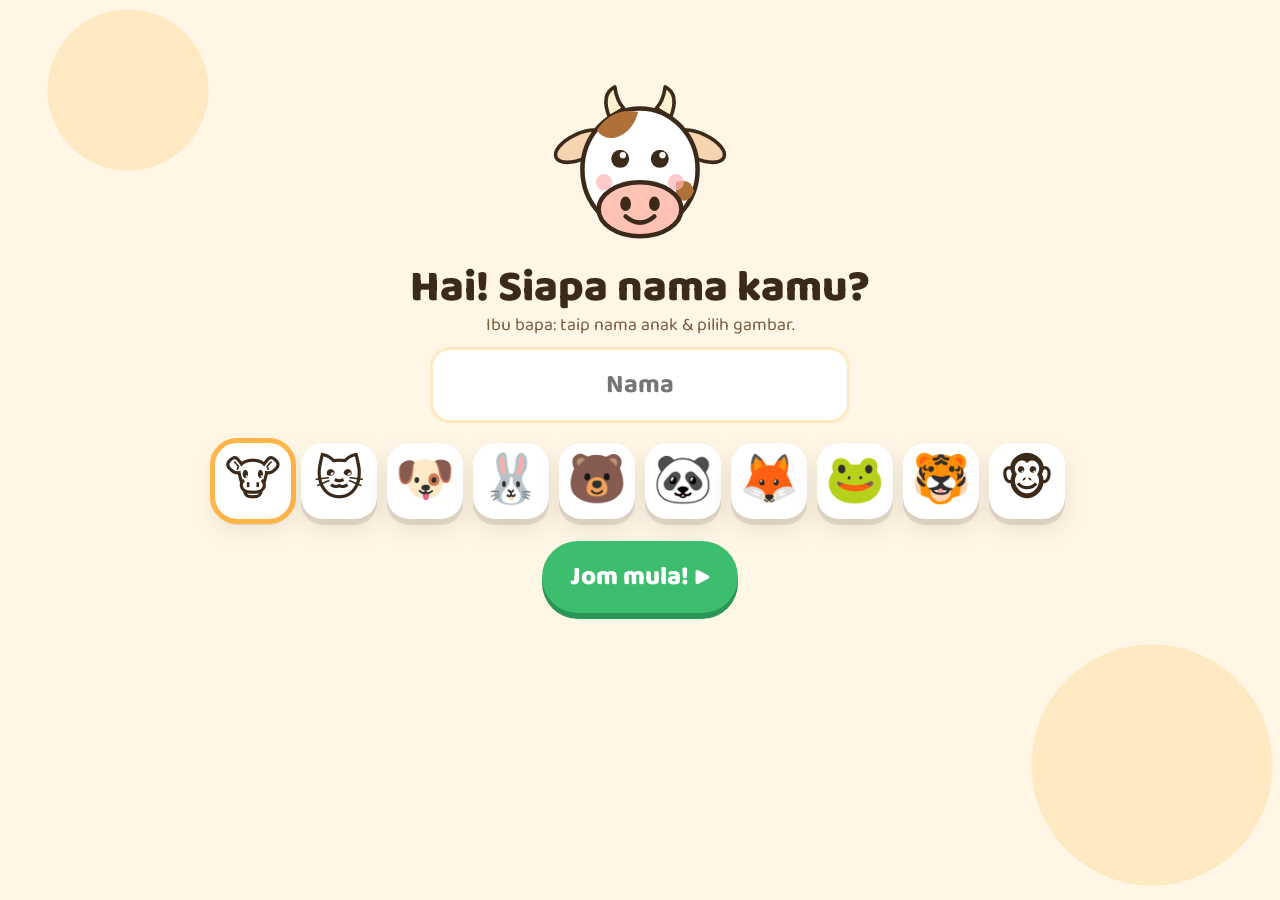
<file: belajar/index.html>
<!doctype html>
<html lang="ms">
<head>
<meta charset="utf-8">
<meta name="viewport" content="width=device-width, initial-scale=1, viewport-fit=cover, user-scalable=no">
<title>Belajar Bersama Sapo</title>
<meta name="description" content="Permainan pendidikan untuk kanak-kanak 4 tahun: nombor, warna, bentuk, huruf, haiwan, saiz, corak dan memori. Boleh dimain tanpa internet.">
<meta name="theme-color" content="#FFB547">
<meta name="apple-mobile-web-app-capable" content="yes">
<meta name="mobile-web-app-capable" content="yes">
<meta name="apple-mobile-web-app-status-bar-style" content="default">
<meta name="apple-mobile-web-app-title" content="Sapo">
<link rel="manifest" href="manifest.webmanifest">
<link rel="icon" href="icons/icon.svg" type="image/svg+xml">
<link rel="apple-touch-icon" href="icons/apple-touch-icon.png">
<link rel="preconnect" href="https://fonts.googleapis.com">
<link rel="preconnect" href="https://fonts.gstatic.com" crossorigin>
<link href="https://fonts.googleapis.com/css2?family=Baloo+2:wght@500;700;800&display=swap" rel="stylesheet">
<link rel="stylesheet" href="style.css">
</head>
<body>
<div id="app" aria-live="polite"></div>
<div id="fx"></div>
<script src="data.js"></script>
<script src="app.js"></script>
</body>
</html>
</file>
<file: belajar/style.css>
:root{
  --bg:#FFF6E5; --bg2:#FFE9C2; --ink:#3B2A1A; --ink2:#7A5C42; --card:#FFFFFF;
  --brand:#FFB547; --brand2:#FF8A3D; --ok:#3DBE6E; --no:#FF7A7A; --sky:#7FD3FF;
  --shadow:0 6px 0 rgba(59,42,26,.12), 0 10px 24px rgba(59,42,26,.10);
  --r:28px;
  --safe-t:env(safe-area-inset-top,0px); --safe-b:env(safe-area-inset-bottom,0px);
}
@media (prefers-color-scheme: dark){
  :root:not([data-theme="light"]){
    --bg:#2A2017; --bg2:#3A2C1F; --ink:#FFF3E0; --ink2:#E2C9A8; --card:#43331F;
    --shadow:0 6px 0 rgba(0,0,0,.35), 0 10px 24px rgba(0,0,0,.3);
  }
}
:root[data-theme="dark"]{
  --bg:#2A2017; --bg2:#3A2C1F; --ink:#FFF3E0; --ink2:#E2C9A8; --card:#43331F;
  --shadow:0 6px 0 rgba(0,0,0,.35), 0 10px 24px rgba(0,0,0,.3);
}
*{box-sizing:border-box;margin:0;padding:0;-webkit-tap-highlight-color:transparent}
html,body{height:100%}
body{
  font-family:"Baloo 2",ui-rounded,"SF Pro Rounded","Nunito",system-ui,sans-serif;
  background:var(--bg); color:var(--ink); overflow:hidden;
  user-select:none; -webkit-user-select:none; touch-action:manipulation;
  background-image:radial-gradient(circle at 10% 10%, var(--bg2) 0 80px, transparent 81px),
                   radial-gradient(circle at 90% 85%, var(--bg2) 0 120px, transparent 121px);
}
button{font:inherit;color:inherit;border:0;background:none;cursor:pointer}
input{font:inherit}
#app{height:100%;display:flex;flex-direction:column}
.screen{flex:1;display:flex;flex-direction:column;padding:calc(12px + var(--safe-t)) 16px calc(16px + var(--safe-b));overflow-y:auto;animation:in .35s ease}
@keyframes in{from{opacity:0;transform:translateY(12px)}}

/* top bar */
.bar{display:flex;align-items:center;gap:10px;min-height:64px}
.bar .sp{flex:1}
.chip{display:inline-flex;align-items:center;gap:6px;background:var(--card);border-radius:999px;padding:6px 14px;font-weight:800;font-size:20px;box-shadow:var(--shadow)}
.ibtn{width:60px;height:60px;border-radius:20px;background:var(--card);box-shadow:var(--shadow);font-size:30px;display:grid;place-items:center;flex:none;transition:transform .1s}
.ibtn:active,.big:active,.opt:active,.gcard:active{transform:translateY(4px) scale(.98)}
.ibtn.sm{width:48px;height:48px;font-size:22px;border-radius:16px;opacity:.8}

h1{font-size:clamp(28px,6vw,44px);line-height:1.05;font-weight:800}
h2{font-size:clamp(22px,4.5vw,32px);font-weight:800}
.muted{color:var(--ink2)}
.center{text-align:center}

/* mascot */
.sapo{width:clamp(110px,26vw,180px);height:auto;display:block;margin:0 auto;cursor:pointer}
.sapo.bob{animation:bob 2.4s ease-in-out infinite}
.sapo.jump{animation:jump .6s ease}
@keyframes bob{50%{transform:translateY(-8px) rotate(-2deg)}}
@keyframes jump{30%{transform:translateY(-30px) scale(1.05)}60%{transform:translateY(0) scale(.97)}}

/* big buttons */
.big{display:flex;align-items:center;justify-content:center;gap:10px;min-height:72px;padding:12px 28px;border-radius:999px;background:var(--brand);color:#3B2A1A;font-weight:800;font-size:26px;box-shadow:0 6px 0 #D98A1E;transition:transform .1s}
.big.alt{background:var(--card);color:var(--ink);box-shadow:var(--shadow)}
.big.green{background:var(--ok);color:#fff;box-shadow:0 6px 0 #2A9655}
.row{display:flex;gap:14px;flex-wrap:wrap;justify-content:center}

/* profile */
.profiles{display:grid;grid-template-columns:repeat(auto-fit,minmax(150px,1fr));gap:16px;max-width:720px;margin:20px auto;width:100%}
.pcard{background:var(--card);border-radius:var(--r);padding:18px;box-shadow:var(--shadow);text-align:center;font-weight:800;font-size:24px}
.pcard .av{font-size:72px;line-height:1.1}
.avpick{display:flex;flex-wrap:wrap;gap:10px;justify-content:center;margin:12px 0}
.avpick button{font-size:48px;width:76px;height:76px;border-radius:22px;background:var(--card);box-shadow:var(--shadow)}
.avpick button.on{outline:5px solid var(--brand)}
.field{width:100%;max-width:420px;margin:8px auto;display:block;font-size:26px;padding:14px 20px;border-radius:20px;border:3px solid var(--bg2);background:var(--card);color:var(--ink);text-align:center;font-weight:700}

/* home grid */
.hello{display:flex;align-items:center;gap:12px;margin:6px 0 10px}
.hello .sapo{width:96px;margin:0}
.bubble{background:var(--card);border-radius:24px;padding:12px 18px;font-size:22px;font-weight:700;box-shadow:var(--shadow);position:relative;flex:1}
.bubble::before{content:"";position:absolute;left:-12px;top:50%;margin-top:-10px;border:10px solid transparent;border-right-color:var(--card);border-left:0}
.grid{display:grid;grid-template-columns:repeat(auto-fill,minmax(min(150px,42vw),1fr));gap:16px;padding-bottom:12px}
.gcard{position:relative;border-radius:var(--r);padding:16px 10px 12px;text-align:center;box-shadow:var(--shadow);color:#3B2A1A;transition:transform .1s;min-height:clamp(170px,22vh,250px);display:flex;flex-direction:column;align-items:center;justify-content:center;gap:2px}
.gcard .ge{font-size:clamp(54px,8vw,84px);line-height:1.1}
.gcard .gn{font-weight:800;font-size:22px;line-height:1.1}
.pips{display:flex;align-items:center;gap:6px;margin-top:6px}
.pips i{width:16px;height:16px;border-radius:50%;background:rgba(59,42,26,.15);display:block}
.pips i.on{background:#3DBE6E;box-shadow:inset 0 -3px 0 rgba(0,0,0,.15)}
.pips b{font-size:17px;margin-left:4px}
.gcard .tag{position:absolute;top:-8px;right:-6px;background:#FF5C8A;color:#fff;font-size:15px;font-weight:800;border-radius:999px;padding:2px 10px;box-shadow:0 3px 0 #C73A63;animation:bob 1.6s infinite}

/* level picker */
.levels{display:flex;gap:18px;justify-content:center;flex-wrap:wrap;margin:24px 0}
.lvl{width:clamp(110px,26vw,160px);aspect-ratio:1;border-radius:50%;background:var(--card);box-shadow:var(--shadow);display:flex;flex-direction:column;align-items:center;justify-content:center;font-weight:800;font-size:48px}
.lvl small{font-size:20px;letter-spacing:2px}
.lvl.locked{opacity:.45}
.lvl.next{outline:6px solid var(--brand);animation:pulse 1.4s infinite}
@keyframes pulse{50%{outline-color:transparent}}

/* game */
.dots{display:flex;gap:8px;justify-content:center;flex:1}
.dots i{width:18px;height:18px;border-radius:50%;background:var(--bg2);display:block}
.dots i.done{background:var(--ok)}
.dots i.now{background:var(--brand);transform:scale(1.3)}
.stage{flex:1;display:flex;flex-direction:column;align-items:center;justify-content:center;gap:clamp(14px,3vh,28px);padding:8px 0}
.prompt{background:var(--card);border-radius:var(--r);box-shadow:var(--shadow);padding:18px 22px;min-height:120px;max-width:760px;width:100%;display:flex;flex-wrap:wrap;align-items:center;justify-content:center;gap:8px;font-size:clamp(40px,9vw,64px);line-height:1.1;text-align:center}
.prompt .q{width:100%;font-size:clamp(22px,4.6vw,30px);font-weight:800;color:var(--ink2)}
.prompt .it{display:inline-block;transition:transform .2s}
.prompt .it.hl{transform:scale(1.35)}
.prompt .tenrow{display:flex;gap:6px;justify-content:center;width:100%}
.prompt .slot{display:inline-grid;place-items:center;width:1.3em;height:1.3em;border-radius:18px;border:4px dashed var(--brand);color:var(--brand2);font-weight:800}
.opts{display:grid;gap:clamp(12px,3vw,22px);width:100%;max-width:760px;grid-template-columns:repeat(var(--n,3),1fr)}
.opt{aspect-ratio:1;max-height:34vh;border-radius:var(--r);background:var(--card);box-shadow:var(--shadow);display:flex;align-items:center;justify-content:center;flex-wrap:wrap;align-content:center;gap:2px;font-size:clamp(48px,13vw,96px);font-weight:800;transition:transform .12s,opacity .3s;padding:8px;overflow:hidden;line-height:1}
.opt.ok{background:var(--ok);color:#fff;animation:pop .45s}
.opt.no{animation:shake .45s;opacity:.35;pointer-events:none}
.opt.hint{animation:pulse2 1s infinite}
@keyframes pop{40%{transform:scale(1.12)}}
@keyframes shake{20%,60%{transform:translateX(-10px)}40%,80%{transform:translateX(10px)}}
@keyframes pulse2{50%{box-shadow:0 0 0 10px rgba(255,181,71,.6),var(--shadow)}}
.blob{width:72%;aspect-ratio:1;border-radius:50%;box-shadow:inset 0 -10px 0 rgba(0,0,0,.12);border:4px solid rgba(0,0,0,.08)}
.opt svg{width:78%;height:78%}
.opt .grp{font-size:clamp(22px,5vw,40px)}
.letter{font-size:clamp(64px,16vw,120px)}
@media (max-width:520px){.opts.n4{--n:2 !important;max-width:400px}}

/* memory */
.mem{display:grid;gap:12px;width:100%;max-width:720px;grid-template-columns:repeat(var(--c,3),1fr)}
.card{aspect-ratio:3/4;max-height:24vh;perspective:600px}
.card .in{position:relative;width:100%;height:100%;transition:transform .4s;transform-style:preserve-3d}
.card.up .in{transform:rotateY(180deg)}
.card .f,.card .b{position:absolute;inset:0;border-radius:22px;backface-visibility:hidden;-webkit-backface-visibility:hidden;display:grid;place-items:center;box-shadow:var(--shadow)}
.card .b{background:var(--brand) repeating-linear-gradient(45deg,transparent 0 14px,rgba(255,255,255,.25) 14px 28px);font-size:40px}
.card .f{background:var(--card);transform:rotateY(180deg);font-size:clamp(40px,10vw,72px)}
.card.got .f{background:#D9F7E4}

/* result */
.result{flex:1;display:flex;flex-direction:column;align-items:center;justify-content:center;gap:16px;text-align:center}
.bigstars{font-size:clamp(56px,14vw,96px);letter-spacing:6px}
.bigstars span{display:inline-block;animation:starIn .5s both}
.bigstars span.off{filter:grayscale(1);opacity:.3}
@keyframes starIn{from{transform:scale(0) rotate(-90deg)}}
.sticker{background:var(--card);border-radius:var(--r);padding:12px 22px;box-shadow:var(--shadow);font-size:22px;font-weight:800;display:flex;align-items:center;gap:12px}
.sticker b{font-size:64px;animation:jump .8s .6s both}

/* sticker book */
.book{display:grid;grid-template-columns:repeat(auto-fill,minmax(90px,1fr));gap:14px;margin-top:14px}
.book div{aspect-ratio:1;border-radius:24px;background:var(--card);box-shadow:var(--shadow);display:grid;place-items:center;font-size:52px}
.book div.off{background:var(--bg2);box-shadow:none;font-size:30px;color:var(--ink2);opacity:.6}

/* rest */
.rest{flex:1;display:flex;flex-direction:column;align-items:center;justify-content:center;gap:16px;text-align:center}
.zz{font-size:48px;animation:bob 2s infinite}

/* parent */
.parent{font-family:system-ui,-apple-system,"Segoe UI",sans-serif;user-select:text;-webkit-user-select:text}
.parent h2{font-size:22px;margin:22px 0 10px}
.panel{background:var(--card);border-radius:20px;padding:16px;box-shadow:var(--shadow);margin-bottom:14px}
.kpis{display:grid;grid-template-columns:repeat(auto-fit,minmax(130px,1fr));gap:12px}
.kpi{background:var(--card);border-radius:18px;padding:14px;box-shadow:var(--shadow)}
.kpi b{display:block;font-size:30px;line-height:1.1}
.kpi span{font-size:13px;color:var(--ink2)}
.week{display:flex;align-items:flex-end;gap:8px;height:130px;padding-top:8px}
.week .d{flex:1;display:flex;flex-direction:column;align-items:center;justify-content:flex-end;height:100%;font-size:12px;color:var(--ink2);gap:4px}
.week .d i{display:block;width:100%;max-width:38px;background:var(--brand);border-radius:8px 8px 3px 3px;min-height:3px}
.week .d.today i{background:var(--brand2)}
.skill{display:grid;grid-template-columns:150px 1fr 54px;gap:10px;align-items:center;padding:6px 0;font-size:15px}
.skill .tr{height:14px;background:var(--bg2);border-radius:99px;overflow:hidden}
.skill .tr i{display:block;height:100%;background:var(--ok);border-radius:99px}
.skill .v{text-align:right;font-weight:700;font-variant-numeric:tabular-nums}
.weak{display:flex;flex-wrap:wrap;gap:8px}
.weak span{background:var(--bg2);border-radius:99px;padding:4px 12px;font-size:14px}
.set{display:flex;justify-content:space-between;align-items:center;gap:12px;padding:10px 0;border-bottom:1px solid var(--bg2);font-size:16px}
.set:last-child{border:0}
.set select,.set input[type=range]{font-size:16px;padding:6px;border-radius:10px;border:1px solid var(--bg2);background:var(--bg);color:var(--ink)}
.sw{width:56px;height:32px;border-radius:99px;background:var(--bg2);position:relative;flex:none}
.sw::after{content:"";position:absolute;top:4px;left:4px;width:24px;height:24px;border-radius:50%;background:#fff;transition:left .2s;box-shadow:0 1px 3px rgba(0,0,0,.3)}
.sw.on{background:var(--ok)}
.sw.on::after{left:28px}
.pbtn{padding:10px 16px;border-radius:12px;background:var(--bg2);font-weight:600;font-size:15px}
.pbtn.danger{background:#FFD9D9;color:#9B1C1C}
.tips li{margin:6px 0 6px 18px;font-size:15px;line-height:1.45}
.small{font-size:13px;color:var(--ink2)}

/* gate */
.keypad{display:grid;grid-template-columns:repeat(3,76px);gap:12px;justify-content:center;margin:16px auto}
.keypad button{height:76px;border-radius:20px;background:var(--card);box-shadow:var(--shadow);font-size:30px;font-weight:800}
.gatev{font-size:40px;font-weight:800;min-height:56px;letter-spacing:6px}

/* confetti */
#fx{position:fixed;inset:0;pointer-events:none;overflow:hidden;z-index:99}
#fx i{position:absolute;top:-20px;width:12px;height:18px;border-radius:3px;animation:fall linear forwards}
@keyframes fall{to{transform:translateY(110vh) rotate(720deg)}}
@media (prefers-reduced-motion:reduce){*{animation:none !important;transition:none !important}}
</file>
